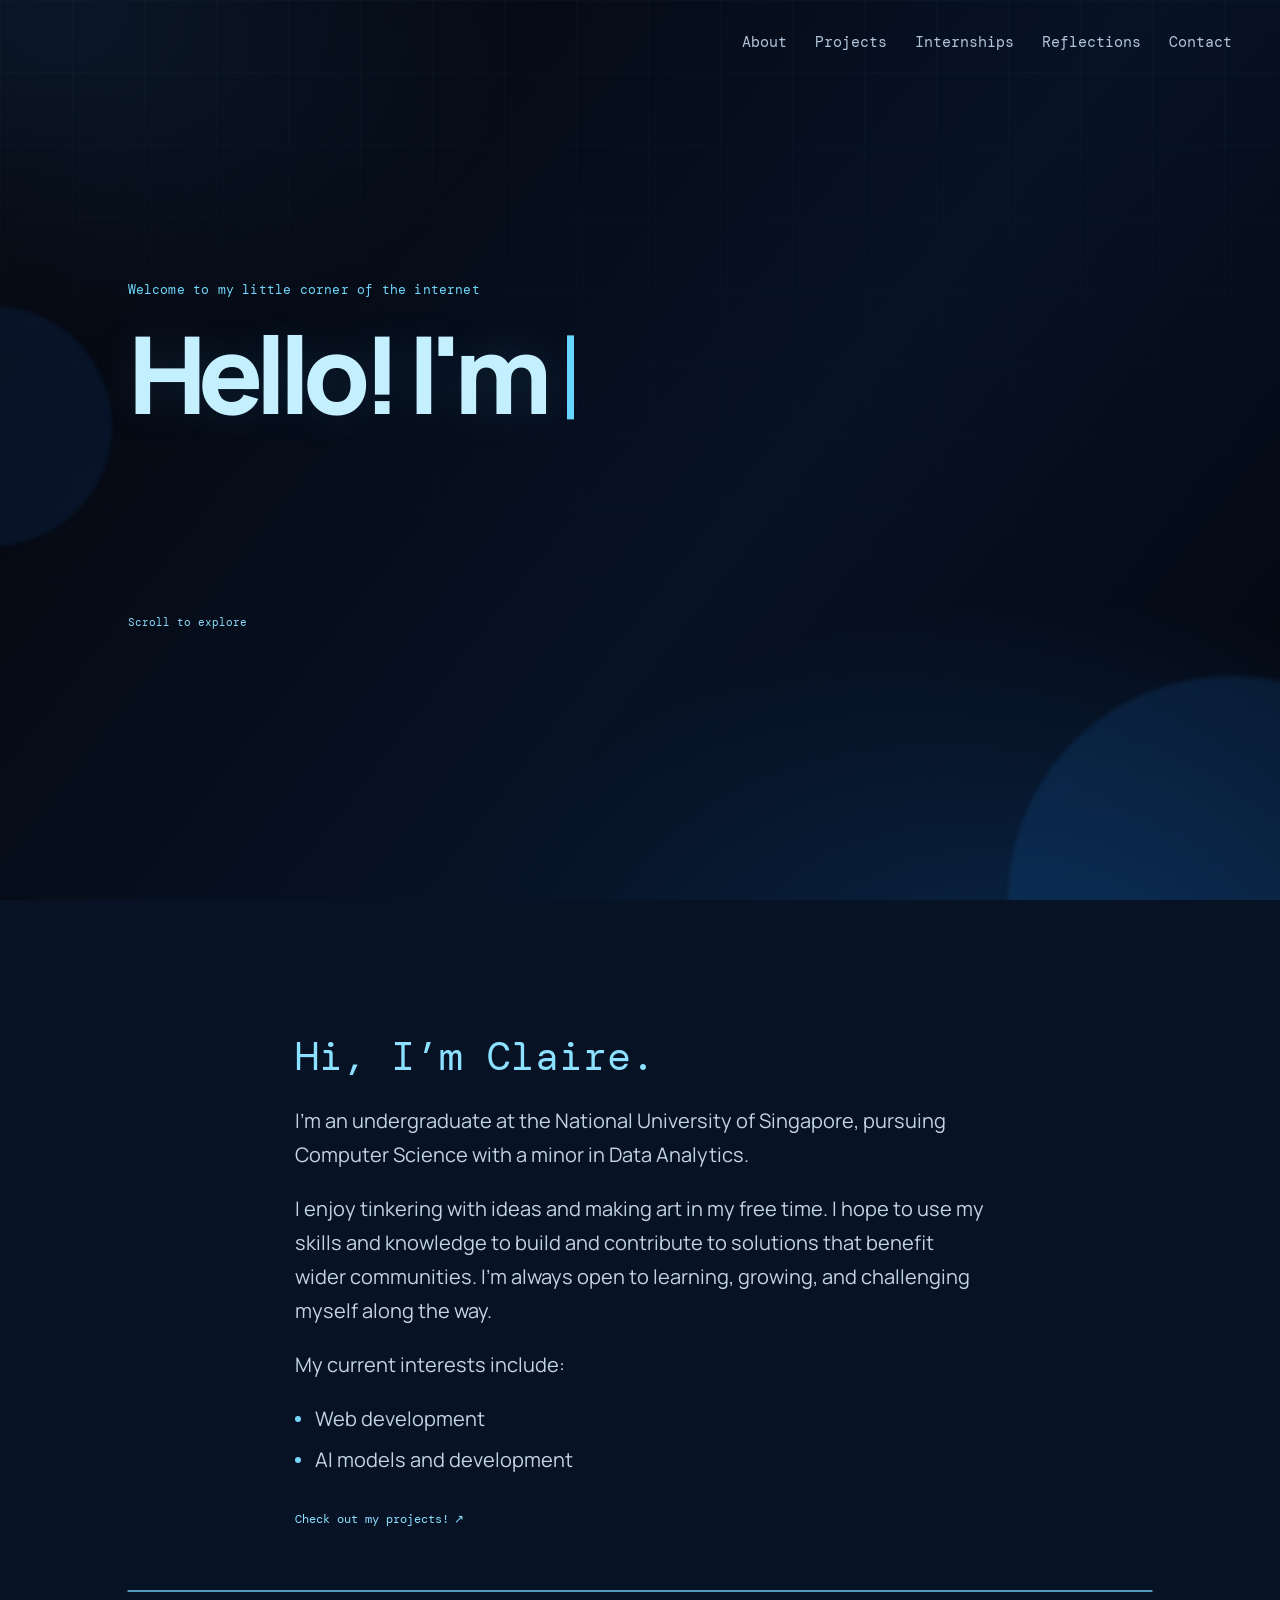
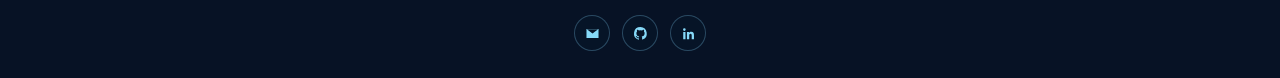
<file: index.html>
<!doctype html>
<html lang="en">
  <head>
    <meta charset="UTF-8" />
    <meta http-equiv="refresh" content="0; url=/landing/" />
    <link rel="canonical" href="/landing/" />
    <title>Claire Phay — Portfolio</title>
    <script>window.location.replace("/landing/");</script>
  </head>
  <body>
    <p>Redirecting to <a href="/landing/">Claire’s portfolio</a>…</p>
  </body>
</html>
</file>
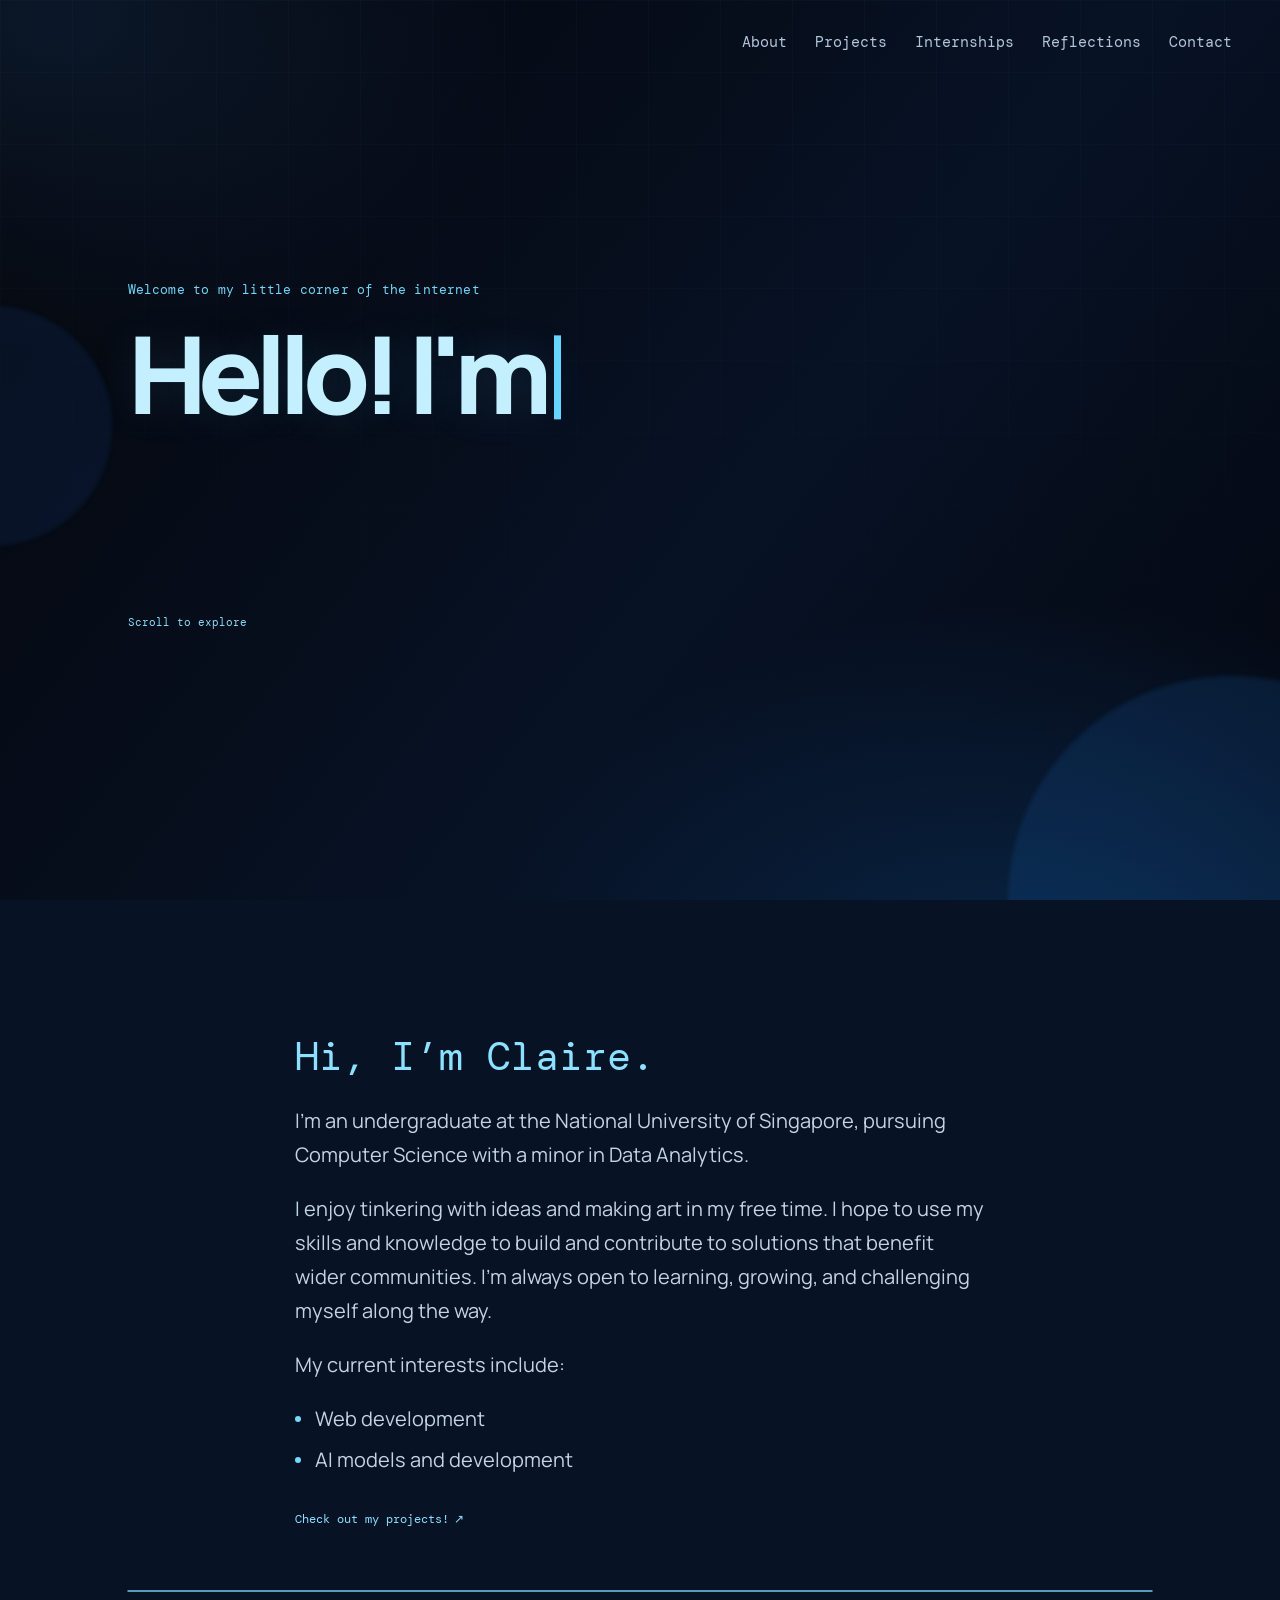
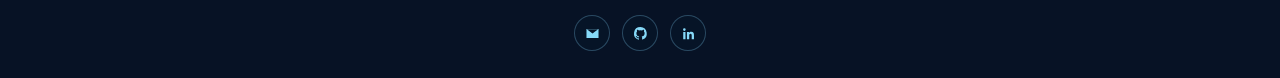
<file: landing/index.html>
<!doctype html>
<html lang="en">
  <head>
    <meta charset="UTF-8" />
    <meta name="viewport" content="width=device-width, initial-scale=1.0" />
    <meta name="description" content="Claire's portfolio" />
    <title>Hello!</title>
    <link rel="preconnect" href="https://fonts.googleapis.com" />
    <link rel="preconnect" href="https://fonts.gstatic.com" crossorigin />
    <link href="https://fonts.googleapis.com/css2?family=DM+Mono:wght@400;500&family=Manrope:wght@400;500;600;700;800&display=swap" rel="stylesheet" />
    <link rel="stylesheet" href="styles.css" />
  </head>
  <body>
    <main class="hero">
      <div class="grid" aria-hidden="true"></div>
      <div class="orb orb-one" aria-hidden="true"></div>
      <div class="orb orb-two" aria-hidden="true"></div>

      <nav class="nav" aria-label="Main navigation">
        <div class="nav-links">
          <a href="#about"> About</a>
          <a href="../projects/projects.html"> Projects</a>
          <a href="../internships/internships.html"> Internships</a>
          <a href="../reflections/reflections.html">Reflections</a>
          <a href="../contact/contact.html">Contact</a>
        </div>
      </nav>

      <section class="content" id="home">
        <p class="eyebrow">Welcome to my little corner of the internet</p>
        <h1 aria-label="Hello! I'm Claire"><span id="typed-text"></span><span class="cursor" aria-hidden="true"></span></h1>
        <p class="intro" id="intro">Undergraduate at National Unviersity of Singapore studying Computer Science</p>
        <a class="scroll-cue" href="#about">Scroll to explore </a>
      </section>

    </main>

    <section class="about-page" id="about">
      <div class="about-content">
        <div class="about-copy">
          <p class="about-greeting">Hi, I’m Claire.</p>
          <p>I’m an undergraduate at the National University of Singapore, pursuing Computer Science with a minor in Data Analytics.</p>
          <p>I enjoy tinkering with ideas and making art in my free time. I hope to use my skills and knowledge to build and contribute to solutions that benefit wider communities. I’m always open to learning, growing, and challenging myself along the way.</p>
          <p>My current interests include: </p>
          <ul class="about-highlights">
            <li>Web development</li>
            <li>AI models and development</li>
          </ul>
          <a class="about-contact" href="../projects/projects.html">Check out my projects!<span aria-hidden="true">↗</span></a>
        </div>
      </div>

       <footer class="social-footer" aria-label="Social links">
        <a href="mailto:clairephay@gmail.com" aria-label="Emai" title="Email">
          <svg viewBox="0 0 24 24" aria-hidden="true"><path d="M3.5 5.5h17v13h-17zM4 6l8 6 8-6"/></svg>
        </a>
        <a href="https://github.com/clairep246" aria-label=" GitHub" title="GitHub">
          <svg viewBox="0 0 24 24" aria-hidden="true"><path d="M12 2.8a9.2 9.2 0 0 0-2.9 17.93c.46.08.62-.2.62-.44v-1.73c-2.53.55-3.07-1.08-3.07-1.08-.42-1.06-1.02-1.34-1.02-1.34-.83-.57.07-.56.07-.56.92.06 1.4.94 1.4.94.81 1.4 2.14.99 2.66.76.08-.59.32-1 .58-1.23-2.02-.23-4.14-1-4.14-4.5 0-1 .36-1.8.94-2.44-.1-.23-.4-1.16.09-2.4 0 0 .77-.25 2.5.93a8.7 8.7 0 0 1 4.55 0c1.73-1.18 2.5-.93 2.5-.93.49 1.24.18 2.17.1 2.4.58.64.93 1.45.93 2.44 0 3.5-2.13 4.27-4.16 4.49.33.28.62.82.62 1.66v2.46c0 .24.16.52.63.43A9.2 9.2 0 0 0 12 2.8Z"/></svg>
        </a>
        <a href="https://www.linkedin.com/in/claire-phay-7a9b8b23a/" aria-label="LinkedIn" title="LinkedIn">
          <svg viewBox="0 0 24 24" aria-hidden="true"><path d="M6.15 8.35A1.85 1.85 0 1 0 6.15 4.65a1.85 1.85 0 0 0 0 3.7ZM4.55 9.8h3.2V20h-3.2zM9.75 9.8h3.06v1.4h.04c.43-.8 1.47-1.65 3.03-1.65 3.24 0 3.84 2.13 3.84 4.9V20h-3.19v-4.92c0-1.17-.02-2.68-1.63-2.68-1.64 0-1.89 1.28-1.89 2.6v5h-3.2z"/></svg>
        </a>
      </footer>

    </section>
    <script src="script.js"></script>
  </body>
</html>
</file>
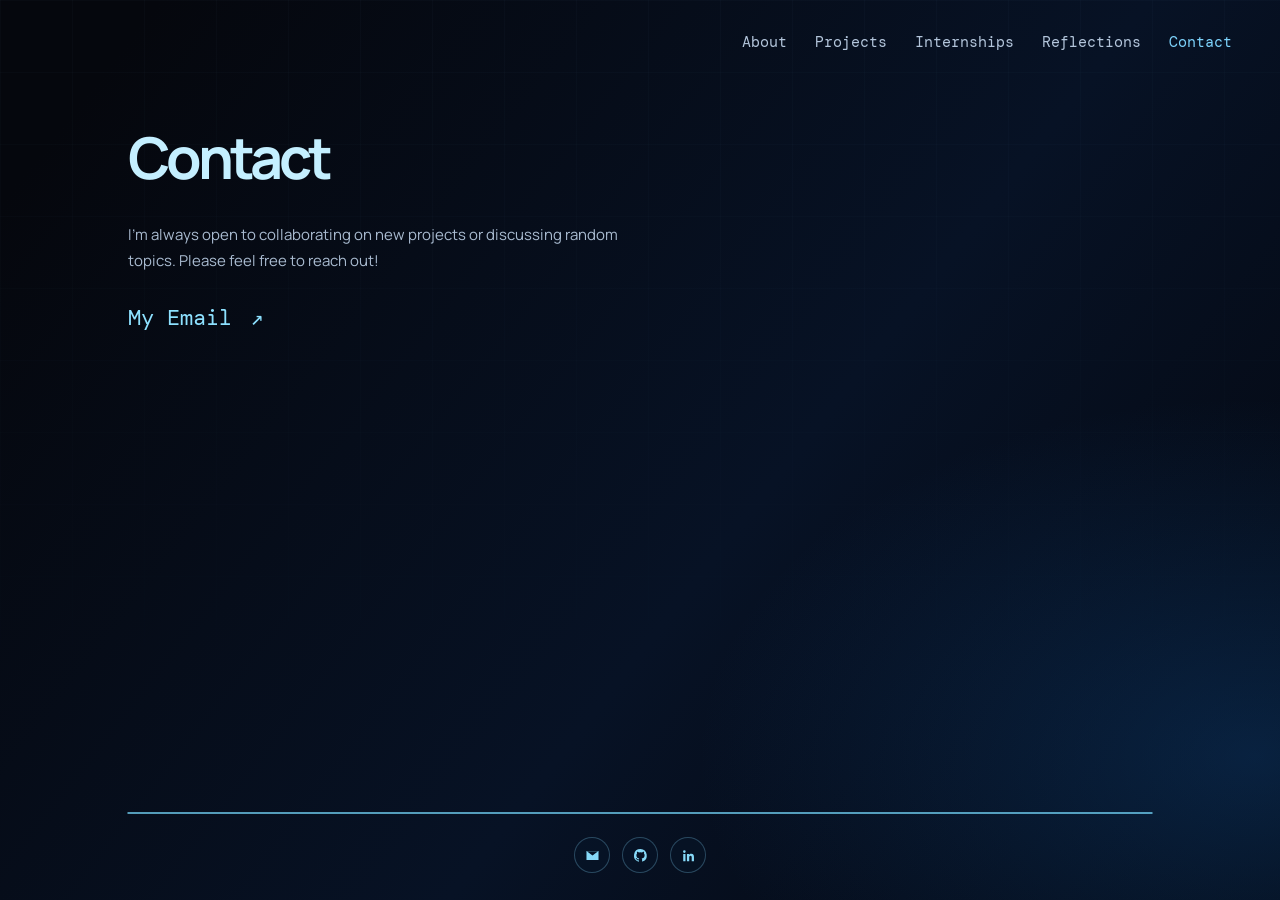
<file: contact/contact.html>
<!doctype html>
<html lang="en">
  <head>
    <meta charset="UTF-8" />
    <meta name="viewport" content="width=device-width, initial-scale=1.0" />
    <meta name="description" content="Contact Claire Phay" />
    <title>Contact</title>
    <link rel="preconnect" href="https://fonts.googleapis.com" />
    <link rel="preconnect" href="https://fonts.gstatic.com" crossorigin />
    <link href="https://fonts.googleapis.com/css2?family=DM+Mono:wght@400;500&family=Manrope:wght@400;500;600;700;800&display=swap" rel="stylesheet" />
    <link rel="stylesheet" href="styles.css" />
  </head>
  <body>
    <main class="contact-page">
      <div class="grid" aria-hidden="true"></div>
      <nav class="nav" aria-label="Main navigation">
        <div class="nav-links">
          <a href="../landing/index.html#about">About</a>
          <a href="../projects/projects.html">Projects</a>
          <a href="../internships/internships.html">Internships</a>
          <a href="../reflections/reflections.html">Reflections</a>
          <a class="active" href="contact.html">Contact</a>
        </div>
      </nav>
      <section class="contact-content">
        <h1>Contact</h1>
        <div class="contact-line"></div>
        <p>I’m always open to collaborating on new projects or discussing random topics. Please feel free to reach out!</p>
        <a class="email-link" href="mailto:clairephay@gmail.com">My Email <span aria-hidden="true">↗</span></a>
      </section>

       <footer class="social-footer" aria-label="Social links">
        <a href="mailto:clairephay@gmail.com" aria-label="Email Claire" title="Email"><svg viewBox="0 0 24 24" aria-hidden="true"><path d="M3.5 5.5h17v13h-17zM4 6l8 6 8-6"/></svg></a>
        <a href="https://github.com/clairep246" aria-label="Claire on GitHub" title="GitHub"><svg viewBox="0 0 24 24" aria-hidden="true"><path d="M12 2.8a9.2 9.2 0 0 0-2.9 17.93c.46.08.62-.2.62-.44v-1.73c-2.53.55-3.07-1.08-3.07-1.08-.42-1.06-1.02-1.34-1.02-1.34-.83-.57.07-.56.07-.56.92.06 1.4.94 1.4.94.81 1.4 2.14.99 2.66.76.08-.59.32-1 .58-1.23-2.02-.23-4.14-1-4.14-4.5 0-1 .36-1.8.94-2.44-.1-.23-.4-1.16.09-2.4 0 0 .77-.25 2.5.93a8.7 8.7 0 0 1 4.55 0c1.73-1.18 2.5-.93 2.5-.93.49 1.24.18 2.17.1 2.4.58.64.93 1.45.93 2.44 0 3.5-2.13 4.27-4.16 4.49.33.28.62.82.62 1.66v2.46c0 .24.16.52.63.43A9.2 9.2 0 0 0 12 2.8Z"/></svg></a>
        <a href="https://www.linkedin.com/in/claire-phay-7a9b8b23a/" aria-label="Claire on LinkedIn" title="LinkedIn"><svg viewBox="0 0 24 24" aria-hidden="true"><path d="M6.15 8.35A1.85 1.85 0 1 0 6.15 4.65a1.85 1.85 0 0 0 0 3.7ZM4.55 9.8h3.2V20h-3.2zM9.75 9.8h3.06v1.4h.04c.43-.8 1.47-1.65 3.03-1.65 3.24 0 3.84 2.13 3.84 4.9V20h-3.19v-4.92c0-1.17-.02-2.68-1.63-2.68-1.64 0-1.89 1.28-1.89 2.6v5h-3.2z"/></svg></a>
      </footer>
      
    </main>
  </body>
</html>
</file>
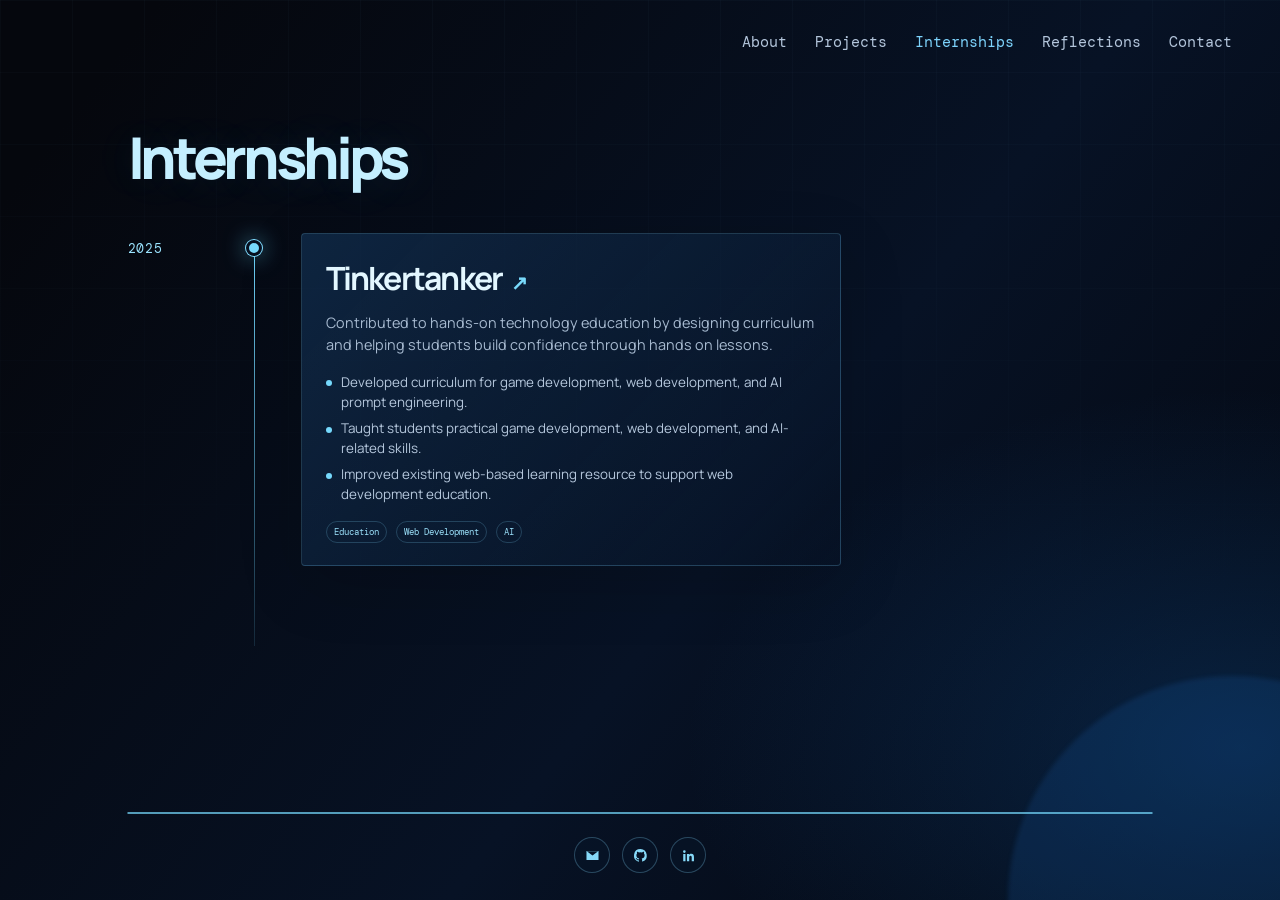
<file: internships/internships.html>
<!doctype html>
<html lang="en">
  <head>
    <meta charset="UTF-8" />
    <meta name="viewport" content="width=device-width, initial-scale=1.0" />
    <meta name="description" content="Claire Phay's internship experience" />
    <title>Internships</title>
    <link rel="preconnect" href="https://fonts.googleapis.com" />
    <link rel="preconnect" href="https://fonts.gstatic.com" crossorigin />
    <link href="https://fonts.googleapis.com/css2?family=DM+Mono:wght@400;500&family=Manrope:wght@400;500;600;700;800&display=swap" rel="stylesheet" />
    <link rel="stylesheet" href="styles.css" />
  </head>
  <body>
    <main class="experience-page">
      <div class="grid" aria-hidden="true"></div>
      <div class="orb orb-one" aria-hidden="true"></div>
      <nav class="nav" aria-label="Main navigation">
        <div class="nav-links">
          <a href="../landing/index.html#about">About</a>
          <a href="../projects/projects.html">Projects</a>
          <a class="active" href="internships.html">Internships</a>
          <a href="../reflections/reflections.html">Reflections</a>
          <a href="../contact/contact.html">Contact</a>
        </div>
      </nav>

      <section class="experience-intro">
        <h1>Internships</h1>
      </section>

      <section class="timeline" aria-label="Internship timeline">
        <article class="timeline-entry">
          <div class="timeline-year">2025</div>
          <div class="timeline-marker" aria-hidden="true"></div>
          <div class="experience-card">
            <h2>
              <a
                class="experience-card-title"
                href="https://tinkertanker.com/"
                target="_blank"
                rel="noreferrer"
                >Tinkertanker <span aria-hidden="true">↗</span></a
              >
            </h2>
            <p class="experience-summary">Contributed to hands-on technology education by designing curriculum and helping students build confidence through hands on lessons.</p>
            <ul class="experience-highlights">
              <li>Developed curriculum for game development, web development, and AI prompt engineering.</li>
              <li>Taught students practical game development, web development, and AI-related skills.</li>
              <li>Improved existing web-based learning resource to support web development education.</li>
            </ul>
            <div class="experience-meta"><span>Education</span><span>Web Development</span><span>AI</span></div>
          </div>
        </article>
      </section>

      <footer class="social-footer" aria-label="Social links">
        <a href="mailto:clairephay@gmail.com" aria-label="Email Claire" title="Email"><svg viewBox="0 0 24 24" aria-hidden="true"><path d="M3.5 5.5h17v13h-17zM4 6l8 6 8-6"/></svg></a>
        <a href="https://github.com/clairep246" aria-label="Claire on GitHub" title="GitHub"><svg viewBox="0 0 24 24" aria-hidden="true"><path d="M12 2.8a9.2 9.2 0 0 0-2.9 17.93c.46.08.62-.2.62-.44v-1.73c-2.53.55-3.07-1.08-3.07-1.08-.42-1.06-1.02-1.34-1.02-1.34-.83-.57.07-.56.07-.56.92.06 1.4.94 1.4.94.81 1.4 2.14.99 2.66.76.08-.59.32-1 .58-1.23-2.02-.23-4.14-1-4.14-4.5 0-1 .36-1.8.94-2.44-.1-.23-.4-1.16.09-2.4 0 0 .77-.25 2.5.93a8.7 8.7 0 0 1 4.55 0c1.73-1.18 2.5-.93 2.5-.93.49 1.24.18 2.17.1 2.4.58.64.93 1.45.93 2.44 0 3.5-2.13 4.27-4.16 4.49.33.28.62.82.62 1.66v2.46c0 .24.16.52.63.43A9.2 9.2 0 0 0 12 2.8Z"/></svg></a>
        <a href="https://www.linkedin.com/in/claire-phay-7a9b8b23a/" aria-label="Claire on LinkedIn" title="LinkedIn"><svg viewBox="0 0 24 24" aria-hidden="true"><path d="M6.15 8.35A1.85 1.85 0 1 0 6.15 4.65a1.85 1.85 0 0 0 0 3.7ZM4.55 9.8h3.2V20h-3.2zM9.75 9.8h3.06v1.4h.04c.43-.8 1.47-1.65 3.03-1.65 3.24 0 3.84 2.13 3.84 4.9V20h-3.19v-4.92c0-1.17-.02-2.68-1.63-2.68-1.64 0-1.89 1.28-1.89 2.6v5h-3.2z"/></svg></a>
      </footer>
    </main>
  </body>
</html>
</file>
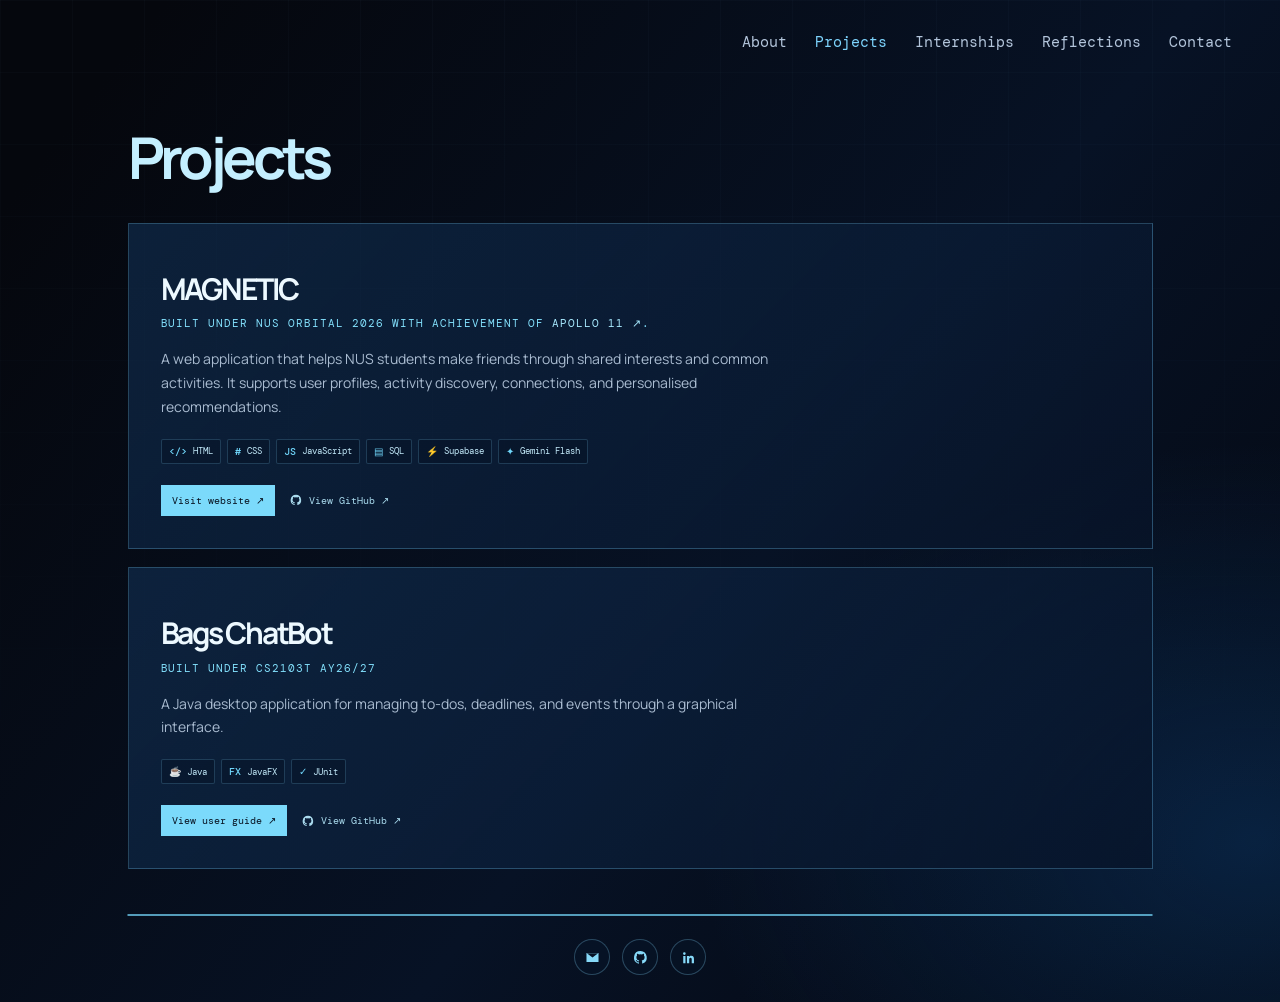
<file: projects/projects.html>
<!doctype html>
<html lang="en">
  <head>
    <meta charset="UTF-8" />
    <meta name="viewport" content="width=device-width, initial-scale=1.0" />
    <meta name="description" content="Claire Phay's projects" />
    <title>Projects</title>
    <link rel="preconnect" href="https://fonts.googleapis.com" />
    <link rel="preconnect" href="https://fonts.gstatic.com" crossorigin />
    <link href="https://fonts.googleapis.com/css2?family=DM+Mono:wght@400;500&family=Manrope:wght@400;500;600;700;800&display=swap" rel="stylesheet" />
    <link rel="stylesheet" href="styles.css" />
  </head>
  <body>
    <main class="projects-page">
      <div class="grid" aria-hidden="true"></div>
      <nav class="nav" aria-label="Main navigation">
        <div class="nav-links">
          <a href="../landing/index.html#about">About</a>
          <a class="active" href="projects.html">Projects</a>
          <a href="../internships/internships.html">Internships</a>
          <a href="../reflections/reflections.html">Reflections</a>
          <a href="../contact/contact.html">Contact</a>
        </div>
      </nav>

      <header class="projects-header">
        <h1>Projects</h1>
      </header>

      <section class="projects-content">
        <article class="project-card">
          <div class="project-main">
            <h2>MAGNETIC</h2>
            <p class="project-kicker">Built under NUS Orbital 2026 with achievement of <a href="https://api.accredible.com/v1/auth/invite?code=fb1e94a548e8f83b6216&amp;credential_id=52cff157-4b3d-40f9-98f5-348e881b66fc&amp;url=https%3A%2F%2Fcredentials.nus.edu.sg%2F52cff157-4b3d-40f9-98f5-348e881b66fc&amp;ident=f0d02c90-f1bc-420b-a26c-78a95ac37cac" target="_blank" rel="noreferrer">Apollo 11 ↗</a>.</p>
            <p class="project-description">A web application that helps NUS students make friends through shared interests and common activities. It supports user profiles, activity discovery, connections, and personalised recommendations.</p>
            <div class="project-tech" aria-label="Technologies used">
              <span><b>&lt;/&gt;</b> HTML</span>
              <span><b>#</b> CSS</span>
              <span><b>JS</b> JavaScript</span>
              <span><b>▤</b> SQL</span>
              <span><b>⚡</b> Supabase</span>
              <span><b>✦</b> Gemini Flash</span>
            </div>
            <div class="project-links">
             <a class="project-link primary" href="https://magnetic-orbital.vercel.app">Visit website <span aria-hidden="true">↗</span></a>
            <a class="project-link" href="https://github.com/clairep246/Orbital---MAGNETIC" target="_blank" rel="noreferrer"><svg viewBox="0 0 24 24" aria-hidden="true"><path d="M12 2.8a9.2 9.2 0 0 0-2.9 17.93c.46.08.62-.2.62-.44v-1.73c-2.53.55-3.07-1.08-3.07-1.08-.42-1.06-1.02-1.34-1.02-1.34-.83-.57.07-.56.07-.56.92.06 1.4.94 1.4.94.81 1.4 2.14.99 2.66.76.08-.59.32-1 .58-1.23-2.02-.23-4.14-1-4.14-4.5 0-1 .36-1.8.94-2.44-.1-.23-.4-1.16.09-2.4 0 0 .77-.25 2.5.93a8.7 8.7 0 0 1 4.55 0c1.73-1.18 2.5-.93 2.5-.93.49 1.24.18 2.17.1 2.4.58.64.93 1.45.93 2.44 0 3.5-2.13 4.27-4.16 4.49.33.28.62.82.62 1.66v2.46c0 .24.16.52.63.43A9.2 9.2 0 0 0 12 2.8Z"/></svg> View GitHub <span aria-hidden="true">↗</span></a>
            </div>
          </div>
        </article>

        <article class="project-card">
          <div class="project-main">
            <h2>Bags ChatBot</h2>
            <p class="project-kicker">Built under CS2103T AY26/27</p>
            <p class="project-description">A Java desktop application for managing to-dos, deadlines, and events through a graphical interface.</p>
            <div class="project-tech" aria-label="Technologies used">
              <span><b>☕</b> Java</span>
              <span><b>FX</b> JavaFX</span>
              <span><b>✓</b> JUnit</span>
            </div>
            <div class="project-links">
              <a class="project-link primary" href="https://clairep246.github.io/ip/" target="_blank" rel="noreferrer">View user guide <span aria-hidden="true">↗</span></a>
              <a class="project-link" href="https://github.com/clairep246/ip" target="_blank" rel="noreferrer"><svg viewBox="0 0 24 24" aria-hidden="true"><path d="M12 2.8a9.2 9.2 0 0 0-2.9 17.93c.46.08.62-.2.62-.44v-1.73c-2.53.55-3.07-1.08-3.07-1.08-.42-1.06-1.02-1.34-1.02-1.34-.83-.57.07-.56.07-.56.92.06 1.4.94 1.4.94.81 1.4 2.14.99 2.66.76.08-.59.32-1 .58-1.23-2.02-.23-4.14-1-4.14-4.5 0-1 .36-1.8.94-2.44-.1-.23-.4-1.16.09-2.4 0 0 .77-.25 2.5.93a8.7 8.7 0 0 1 4.55 0c1.73-1.18 2.5-.93 2.5-.93.49 1.24.18 2.17.1 2.4.58.64.93 1.45.93 2.44 0 3.5-2.13 4.27-4.16 4.49.33.28.62.82.62 1.66v2.46c0 .24.16.52.63.43A9.2 9.2 0 0 0 12 2.8Z"/></svg> View GitHub <span aria-hidden="true">↗</span></a>
            </div>
          </div>
        </article>
      </section>

       <footer class="social-footer" aria-label="Social links">
        <a href="mailto:clairephay@gmail.com" aria-label="Emai" title="Email">
          <svg viewBox="0 0 24 24" aria-hidden="true"><path d="M3.5 5.5h17v13h-17zM4 6l8 6 8-6"/></svg>
        </a>
        <a href="https://github.com/clairep246" aria-label=" GitHub" title="GitHub">
          <svg viewBox="0 0 24 24" aria-hidden="true"><path d="M12 2.8a9.2 9.2 0 0 0-2.9 17.93c.46.08.62-.2.62-.44v-1.73c-2.53.55-3.07-1.08-3.07-1.08-.42-1.06-1.02-1.34-1.02-1.34-.83-.57.07-.56.07-.56.92.06 1.4.94 1.4.94.81 1.4 2.14.99 2.66.76.08-.59.32-1 .58-1.23-2.02-.23-4.14-1-4.14-4.5 0-1 .36-1.8.94-2.44-.1-.23-.4-1.16.09-2.4 0 0 .77-.25 2.5.93a8.7 8.7 0 0 1 4.55 0c1.73-1.18 2.5-.93 2.5-.93.49 1.24.18 2.17.1 2.4.58.64.93 1.45.93 2.44 0 3.5-2.13 4.27-4.16 4.49.33.28.62.82.62 1.66v2.46c0 .24.16.52.63.43A9.2 9.2 0 0 0 12 2.8Z"/></svg>
        </a>
        <a href="https://www.linkedin.com/in/claire-phay-7a9b8b23a/" aria-label="LinkedIn" title="LinkedIn">
          <svg viewBox="0 0 24 24" aria-hidden="true"><path d="M6.15 8.35A1.85 1.85 0 1 0 6.15 4.65a1.85 1.85 0 0 0 0 3.7ZM4.55 9.8h3.2V20h-3.2zM9.75 9.8h3.06v1.4h.04c.43-.8 1.47-1.65 3.03-1.65 3.24 0 3.84 2.13 3.84 4.9V20h-3.19v-4.92c0-1.17-.02-2.68-1.63-2.68-1.64 0-1.89 1.28-1.89 2.6v5h-3.2z"/></svg>
        </a>
      </footer>
    </main>
  </body>
</html>
</file>
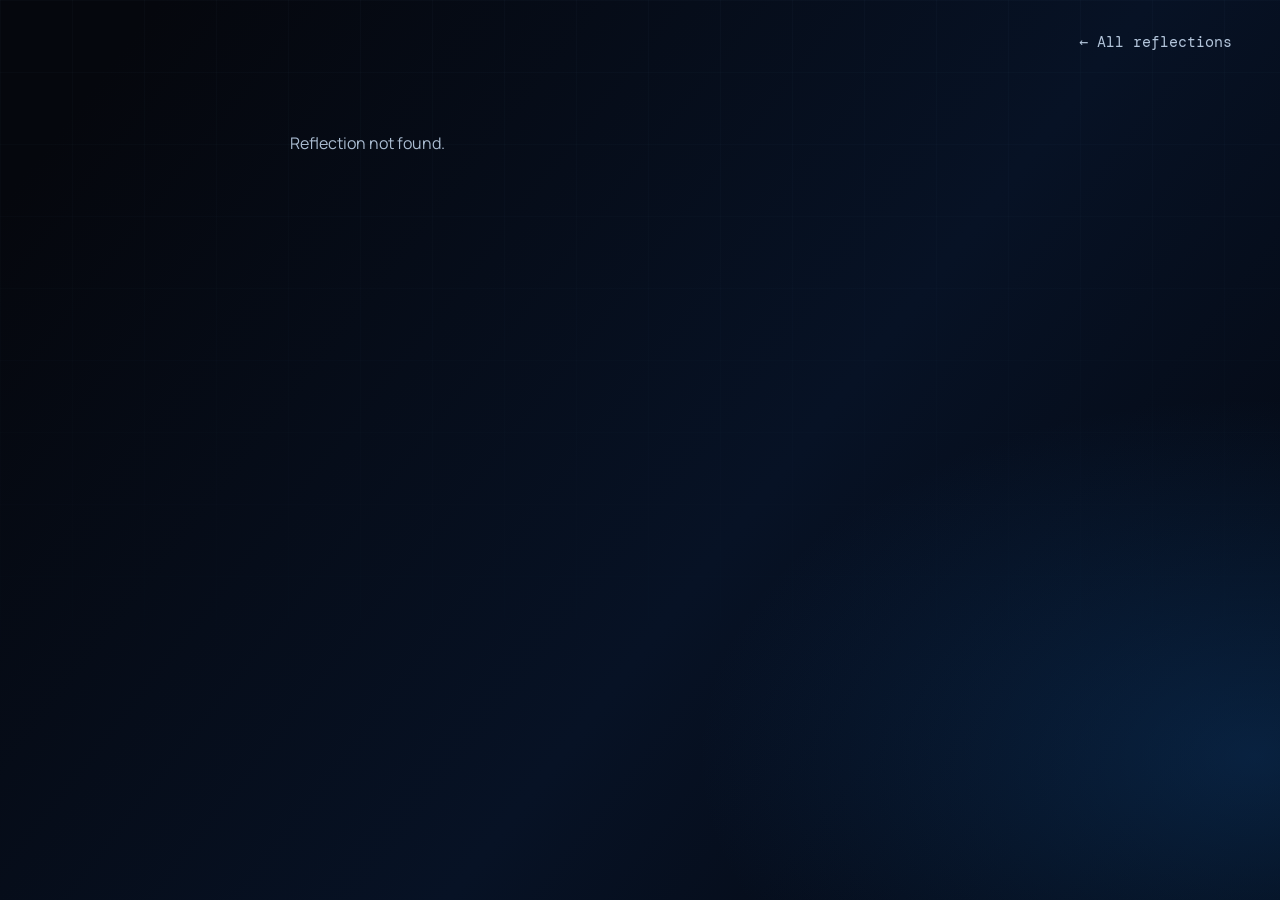
<file: reflections/reflection.html>
<!doctype html>
<html lang="en">
  <head>
    <meta charset="UTF-8" />
    <meta name="viewport" content="width=device-width, initial-scale=1.0" />
    <title>Reflection — Claire Phay</title>
    <link rel="preconnect" href="https://fonts.googleapis.com" />
    <link rel="preconnect" href="https://fonts.gstatic.com" crossorigin />
    <link href="https://fonts.googleapis.com/css2?family=DM+Mono:wght@400;500&family=Manrope:wght@400;500;600;700;800&display=swap" rel="stylesheet" />
    <link rel="stylesheet" href="styles.css" />
  </head>
  <body>
    <main class="reader-page">
      <div class="grid" aria-hidden="true"></div>
      <nav class="nav" aria-label="Main navigation">
        <div class="nav-links"><a href="reflections.html">← All reflections</a></div>
      </nav>
      <article class="reader-content" id="reflection-content" aria-live="polite">Loading reflection…</article>
    </main>
    <script src="reader.js"></script>
  </body>
</html>
</file>
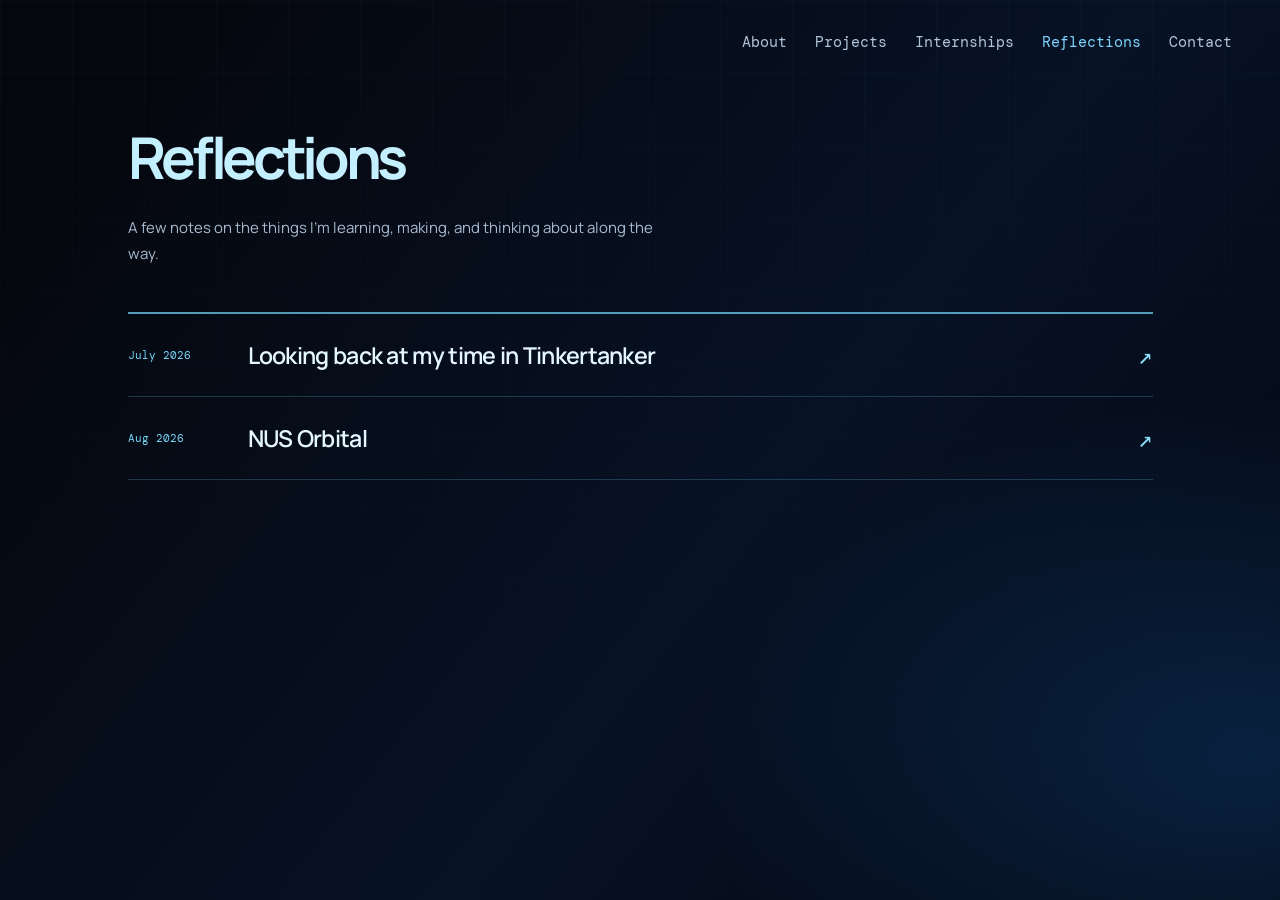
<file: reflections/reflections.html>
<!doctype html>
<html lang="en">
  <head>
    <meta charset="UTF-8" />
    <meta name="viewport" content="width=device-width, initial-scale=1.0" />
    <meta name="description" content="Claire Phay's reflections" />
    <title>Reflections</title>
    <link rel="preconnect" href="https://fonts.googleapis.com" />
    <link rel="preconnect" href="https://fonts.gstatic.com" crossorigin />
    <link href="https://fonts.googleapis.com/css2?family=DM+Mono:wght@400;500&family=Manrope:wght@400;500;600;700;800&display=swap" rel="stylesheet" />
    <link rel="stylesheet" href="styles.css" />
  </head>
  <body>
    <main class="reflections-page">
      <div class="grid" aria-hidden="true"></div>
      <nav class="nav" aria-label="Main navigation">
        <div class="nav-links">
          <a href="../landing/index.html#about">About</a>
          <a href="../projects/projects.html">Projects</a>
          <a href="../internships/internships.html">Internships</a>
          <a class="active" href="reflections.html">Reflections</a>
          <a href="../contact/contact.html">Contact</a>
        </div>
      </nav>

      <section class="reflections-content">
        <h1>Reflections</h1>
        <p class="page-intro">A few notes on the things I’m learning, making, and thinking about along the way.</p>

        <div class="reflection-list">
          <a class="reflection-row" href="reflection.html?post=tinkertanker">
            <span class="post-date">July 2026</span>
            <span class="post-title">Looking back at my time in Tinkertanker</span>
            <span class="read-arrow" aria-label="Read reflection">↗</span>
          </a>

          <a class="reflection-row" href="reflection.html?post=orbital">
            <span class="post-date">Aug 2026</span>
            <span class="post-title">NUS Orbital</span>
            <span class="read-arrow" aria-label="Read reflection">↗</span>
          </a>

        </div>
      </section>
    </main>
  </body>
</html>
</file>
<file: landing/styles.css>
:root {
  --ink: #05070e;
  --navy: #08142c;
  --blue: #7dd3fc;
  --blue-bright: #c4efff;
  --muted: #9bacc6;
}

* {
  box-sizing: border-box;
}

html {
  scroll-behavior: smooth;
}

body {
  margin: 0;
  min-width: 320px;
  color: #edf8ff;
  background: var(--ink);
  font-family: "Manrope", sans-serif;
}

.hero {
  isolation: isolate;
  min-height: 100svh;
  overflow: hidden;
  position: fixed;
  z-index: 2;
  inset: 0;
  display: flex;
  flex-direction: column;
  will-change: transform, opacity;
  background:
    radial-gradient(ellipse 75% 75% at 82% 114%, rgba(16, 80, 148, .42), transparent 63%),
    radial-gradient(ellipse 52% 55% at 5% 2%, rgba(35, 88, 151, .2), transparent 69%),
    linear-gradient(128deg, #05070d 8%, #071225 58%, #04070f 100%);
}

.grid {
  position: absolute;
  z-index: -1;
  inset: 0;
  opacity: .2;
  background-image: linear-gradient(rgba(143, 213, 255, .13) 1px, transparent 1px), linear-gradient(90deg, rgba(143, 213, 255, .13) 1px, transparent 1px);
  background-size: 72px 72px;
  mask-image: linear-gradient(to bottom, black, transparent 78%);
}

.orb {
  position: absolute;
  z-index: -1;
  filter: blur(2px);
  border-radius: 50%;
}

.orb-one {
  width: 28rem;
  height: 28rem;
  right: -11rem;
  bottom: -14rem;
  background: rgba(32, 130, 235, .13);
}

.orb-two {
  width: 15rem;
  height: 15rem;
  left: -8rem;
  top: 34%;
  background: rgba(30, 104, 206, .11);
}

.nav {
  width: min(1320px, calc(100% - 96px));
  margin: 0 auto;
  padding: 32px 0;
  display: flex;
  align-items: flex-end;
  justify-content: flex-end;
}

.nav-links {
  display: flex;
  align-items: center;
  gap: 28px;
}

.nav-links a {
  color: #b3c5db;
  text-decoration: none;
  font: 15px "DM Mono", monospace;
  transition: color .2s ease;
}

.nav-links a:hover {
  color: var(--blue);
}

.nav-links a.active {
  color: var(--blue);
}

.nav-links span {
  color: #65c7f3;
  margin-right: 5px;
}

.experience-page {
  position: relative;
  isolation: isolate;
  min-height: 100svh;
  overflow: hidden;
  padding-bottom: 104px;
  background: radial-gradient(ellipse 70% 64% at 97% 83%, rgba(16, 80, 148, .35), transparent 62%), linear-gradient(128deg, #05070d 8%, #071225 58%, #04070f 100%);
}

.experience-intro,
.timeline {
  width: min(1025px, calc(100% - 96px));
  margin: 0 auto;
}

.experience-intro {
  position: relative;
  padding: 76px 0 75px;
}

.experience-intro::after {
  position: absolute;
  right: 0;
  bottom: 25px;
  left: 0;
  height: 2px;
  content: "";
  background: rgba(118, 217, 252, .7);
}

.experience-intro .eyebrow {
  opacity: 1;
  animation: none;
}

.experience-intro h1 {
  font-size: clamp(3.8rem, 7.6vw, 7.3rem);
}

.experience-intro h1 em {
  color: #69cdf7;
  font-style: normal;
}

.experience-intro>p:last-child {
  max-width: 540px;
  margin: 27px 0 0;
  color: var(--muted);
  font-size: 1.06rem;
  line-height: 1.7;
}

.timeline {
  position: relative;
  padding-bottom: 80px;
}

.timeline::before {
  position: absolute;
  top: 7px;
  bottom: 0;
  left: 126px;
  width: 1px;
  content: "";
  background: linear-gradient(to bottom, #70d6fd, rgba(112, 214, 253, .13));
}

.timeline-entry {
  position: relative;
  display: grid;
  grid-template-columns: 105px 42px 1fr;
  align-items: start;
}

.timeline-year {
  padding-top: 7px;
  color: #9be4ff;
  font: 13px "DM Mono", monospace;
  letter-spacing: .06em;
}

.timeline-marker {
  position: relative;
  z-index: 1;
  width: 16px;
  height: 16px;
  margin: 7px 0 0 13px;
  border: 3px solid #061020;
  border-radius: 50%;
  background: #76d9fc;
  box-shadow: 0 0 0 1px #80ddff, 0 0 22px rgba(102, 214, 255, .65);
}

.experience-card {
  max-width: 610px;
  margin-left: 26px;
  padding: 30px 32px;
  border: 1px solid rgba(129, 214, 251, .2);
  border-radius: 4px;
  background: linear-gradient(135deg, rgba(18, 48, 82, .7), rgba(6, 17, 35, .47));
  box-shadow: 0 18px 65px rgba(0, 0, 0, .16);
}

.role-label {
  margin: 0 0 8px;
  color: #78d8f9;
  font: 11px "DM Mono", monospace;
  letter-spacing: .11em;
  text-transform: uppercase;
}

.experience-card h2 {
  margin: 0;
  color: #e3f7ff;
  font-size: clamp(1.75rem, 3vw, 2.55rem);
  letter-spacing: -.055em;
}

.experience-summary {
  max-width: 510px;
  margin: 17px 0 0;
  color: #a7bad0;
  line-height: 1.7;
}

.experience-highlights {
  margin: 20px 0 0;
  padding: 0;
  list-style: none;
  color: #b5c7dc;
  font-size: .95rem;
  line-height: 1.65;
}

.experience-highlights li {
  position: relative;
  margin-top: 9px;
  padding-left: 18px;
}

.experience-highlights li::before {
  position: absolute;
  top: .65em;
  left: 0;
  width: 6px;
  height: 6px;
  content: "";
  border-radius: 50%;
  background: #76d9fc;
}

.experience-meta {
  display: flex;
  gap: 9px;
  margin-top: 22px;
}

.experience-meta span {
  color: #9adff9;
  border: 1px solid rgba(124, 211, 245, .22);
  border-radius: 100px;
  padding: 5px 9px;
  font: 10px "DM Mono", monospace;
}

.article-link {
  display: inline-block;
  margin-top: 28px;
  color: #83ddff;
  font: 12px "DM Mono", monospace;
  text-decoration: none;
}

.article-link span {
  display: inline-block;
  margin-left: 4px;
  transition: transform .2s ease;
}

.article-link:hover span {
  transform: translate(3px, -3px);
}

.content {
  width: min(1025px, calc(100% - 96px));
  margin: auto;
  padding: 80px 0 116px;
  transform: translateY(-2vh);
  opacity: calc(1 - var(--hero-fade, 0));
  transition: opacity .1s linear;
}

.eyebrow {
  margin: 0 0 20px;
  color: #71d5f9;
  font: 13px "DM Mono", monospace;
  letter-spacing: .015em;
  opacity: 0;
  animation: reveal .55s ease forwards .15s;
}

h1 {
  min-height: 1.18em;
  margin: 0;
  font-size: clamp(3.5rem, 8.4vw, 8.25rem);
  letter-spacing: -.075em;
  line-height: 1.03;
  font-weight: 800;
  color: var(--blue-bright);
  text-shadow: 0 0 45px rgba(99, 207, 255, .12);
}

.cursor {
  display: inline-block;
  width: .065em;
  height: .78em;
  margin-left: .09em;
  transform: translateY(.05em);
  background: #68d5ff;
  animation: blink .8s step-end infinite;
}

.intro {
  max-width: 640px;
  margin: 34px 0 0;
  color: var(--muted);
  font-size: 25px;
  line-height: 1.75;
  opacity: 0;
  transform: translateY(24px);
}

.intro.show {
  animation: slide-up .7s cubic-bezier(.2, .8, .2, 1) forwards;
}

.scroll-cue {
  position: relative;
  display: inline-flex;
  gap: 13px;
  align-items: center;
  margin-top: 48px;
  color: #8bdcfb;
  font: 11px "DM Mono", monospace;
  text-decoration: none;
  opacity: 0;
  animation: reveal .5s ease forwards 2.15s;
}

.scroll-cue i {
  width: 35px;
  height: 1px;
  background: currentColor;
  transition: width .2s ease;
}

.scroll-cue:hover i {
  width: 53px;
}

.side-label,
.location {
  position: absolute;
  bottom: 30px;
  color: rgba(170, 210, 235, .47);
  font: 10px "DM Mono", monospace;
  letter-spacing: .13em;
}

.side-label {
  left: 48px;
  writing-mode: vertical-rl;
  transform: rotate(180deg);
}

.location {
  right: 48px;
}

.social-footer {
  position: absolute;
  bottom: 27px;
  left: 50%;
  display: flex;
  gap: 12px;
  transform: translateX(-50%);
}

.social-footer::before {
  position: absolute;
  top: -25px;
  left: 50%;
  width: min(1025px, calc(100vw - 96px));
  height: 2px;
  content: "";
  transform: translateX(-50%);
  background: rgba(118, 217, 252, .7);
}

.social-footer a {
  display: grid;
  width: 36px;
  height: 36px;
  place-items: center;
  color: #86d9f8;
  border: 1px solid rgba(132, 211, 246, .28);
  border-radius: 50%;
  background: rgba(8, 25, 48, .33);
  transition: color .2s ease, border-color .2s ease, background .2s ease, transform .2s ease;
}

.social-footer a:hover,
.social-footer a:focus-visible {
  color: #e4f8ff;
  border-color: #7ad7fa;
  background: rgba(58, 164, 220, .22);
  transform: translateY(-3px);
}

.social-footer svg {
  width: 17px;
  height: 17px;
  fill: currentColor;
}

.about-page {
  position: relative;
  z-index: 1;
  min-height: 66svh;
  margin-top: 100svh;
  padding: 130px 0 150px;
  background: #071225;
}

.about-content {
  width: min(690px, calc(100% - 96px));
  margin: 0 auto;
}

.about-greeting {
  margin: 0 0 22px;
  color: #8be1ff;
  font: 40px "DM Mono", monospace;
}

.about-copy>p:not(.about-greeting) {
  margin-top: 10px;
  color: #c3d3e4;
  font-size: 20px;
  line-height: 1.7;
}

.about-copy>p+p {
  margin-top: 16px;
}

.about-highlights {
  margin: 10px 0 0;
  padding: 0;
  list-style: none;
  color: #c3d3e4;
  font-size: 20px;
  line-height: 1.7;
}

.about-highlights li {
  position: relative;
  margin-top: 7px;
  padding-left: 20px;
}

.about-highlights li::before {
  position: absolute;
  top: .68em;
  left: 0;
  width: 6px;
  height: 6px;
  content: "";
  border-radius: 50%;
  background: #76d9fc;
}

.about-contact {
  display: inline-block;
  margin-top: 34px;
  color: #8ce0ff;
  font: 12px "DM Mono", monospace;
  text-decoration: none;
}

.about-contact span {
  display: inline-block;
  margin-left: 5px;
  transition: transform .2s ease;
}

.about-contact:hover span {
  transform: translate(3px, -3px);
}

@keyframes blink {
  50% {
    opacity: 0;
  }
}

@keyframes reveal {
  to {
    opacity: 1;
  }
}

@keyframes slide-up {
  to {
    opacity: 1;
    transform: translateY(0);
  }
}
</file>
<file: contact/styles.css>
:root {
  --ink: #05070e;
  --blue: #7dd3fc;
  --blue-bright: #c4efff;
  --muted: #a9bbd0;
}

* {
  box-sizing: border-box;
}

body {
  min-width: 320px;
  margin: 0;
  color: #edf8ff;
  background: var(--ink);
  font-family: "Manrope", sans-serif;
}

.contact-page {
  position: relative;
  isolation: isolate;
  min-height: 100svh;
  overflow: hidden;
  background: radial-gradient(ellipse 70% 64% at 98% 84%, rgba(16, 80, 148, .35), transparent 62%), linear-gradient(128deg, #05070d 8%, #071225 58%, #04070f 100%);
}

.grid {
  position: absolute;
  z-index: -1;
  inset: 0;
  opacity: .18;
  background-image: linear-gradient(rgba(143, 213, 255, .13) 1px, transparent 1px), linear-gradient(90deg, rgba(143, 213, 255, .13) 1px, transparent 1px);
  background-size: 72px 72px;
  mask-image: linear-gradient(to bottom, black, transparent 86%);
}

.nav {
  display: flex;
  justify-content: flex-end;
  width: min(1320px, calc(100% - 96px));
  margin: 0 auto;
  padding: 32px 0;
}

.nav-links {
  display: flex;
  gap: 28px;
}

.nav-links a {
  color: #b3c5db;
  font: 15px "DM Mono", monospace;
  text-decoration: none;
}

.nav-links a:hover,
.nav-links a.active {
  color: var(--blue);
}

.contact-content {
  width: min(1025px, calc(100% - 96px));
  margin: clamp(35px, 5vh, 56px) auto 0;
}

.contact-content h1 {
  margin: 0;
  color: var(--blue-bright);
  font-size: clamp(2.6rem, 4.5vw, 4rem);
  letter-spacing: -.075em;
  line-height: 1;
}

.contact-content p {
  max-width: 540px;
  margin: 35px 0 0;
  color: var(--muted);
  font-size: 15px;
  line-height: 1.75;
}

.email-link {
  display: inline-block;
  margin-top: 30px;
  color: #8de1ff;
  font: clamp(1rem, 2vw, 1.35rem) "DM Mono", monospace;
  text-decoration: none;
}

.email-link span {
  display: inline-block;
  margin-left: 6px;
  transition: transform .2s ease;
}

.email-link:hover span {
  transform: translate(4px, -4px);
}

.social-footer {
  position: absolute;
  bottom: 27px;
  left: 50%;
  display: flex;
  gap: 12px;
  transform: translateX(-50%);
}

.social-footer::before {
  position: absolute;
  top: -25px;
  left: 50%;
  width: min(1025px, calc(100vw - 96px));
  height: 2px;
  content: "";
  transform: translateX(-50%);
  background: rgba(118, 217, 252, .7);
}

.social-footer a {
  display: grid;
  width: 36px;
  height: 36px;
  place-items: center;
  color: #86d9f8;
  border: 1px solid rgba(132, 211, 246, .28);
  border-radius: 50%;
  background: rgba(8, 25, 48, .33);
  transition: color .2s ease, border-color .2s ease, background .2s ease, transform .2s ease;
}

.social-footer a:hover,
.social-footer a:focus-visible {
  color: #e4f8ff;
  border-color: #7ad7fa;
  background: rgba(58, 164, 220, .22);
  transform: translateY(-3px);
}

.social-footer svg {
  width: 17px;
  height: 17px;
  fill: currentColor;
}

.about-page {
  position: relative;
  z-index: 1;
  min-height: 66svh;
  margin-top: 100svh;
  padding: 130px 0 150px;
  background: #071225;
}

.about-content {
  width: min(690px, calc(100% - 96px));
  margin: 0 auto;
}

.about-greeting {
  margin: 0 0 22px;
  color: #8be1ff;
  font: 40px "DM Mono", monospace;
}

.about-copy>p:not(.about-greeting) {
  margin-top: 10px;
  color: #c3d3e4;
  font-size: 20px;
  line-height: 1.7;
}

.about-copy>p+p {
  margin-top: 16px;
}

.about-highlights {
  margin: 10px 0 0;
  padding: 0;
  list-style: none;
  color: #c3d3e4;
  font-size: 20px;
  line-height: 1.7;
}

.about-highlights li {
  position: relative;
  margin-top: 7px;
  padding-left: 20px;
}

.about-highlights li::before {
  position: absolute;
  top: .68em;
  left: 0;
  width: 6px;
  height: 6px;
  content: "";
  border-radius: 50%;
  background: #76d9fc;
}

.about-contact {
  display: inline-block;
  margin-top: 34px;
  color: #8ce0ff;
  font: 12px "DM Mono", monospace;
  text-decoration: none;
}

.about-contact span {
  display: inline-block;
  margin-left: 5px;
  transition: transform .2s ease;
}

.about-contact:hover span {
  transform: translate(3px, -3px);
}

@keyframes blink {
  50% {
    opacity: 0;
  }
}

@keyframes reveal {
  to {
    opacity: 1;
  }
}

@keyframes slide-up {
  to {
    opacity: 1;
    transform: translateY(0);
  }
}
</file>
<file: internships/styles.css>
:root {
  --ink: #05070e;
  --navy: #08142c;
  --blue: #7dd3fc;
  --blue-bright: #c4efff;
  --muted: #9bacc6;
}

* {
  box-sizing: border-box;
}

html {
  scroll-behavior: smooth;
}

body {
  margin: 0;
  min-width: 320px;
  color: #edf8ff;
  background: var(--ink);
  font-family: "Manrope", sans-serif;
}

.hero {
  isolation: isolate;
  min-height: 100svh;
  overflow: hidden;
  position: relative;
  display: flex;
  flex-direction: column;
  background:
    radial-gradient(ellipse 75% 75% at 82% 114%, rgba(16, 80, 148, .42), transparent 63%),
    radial-gradient(ellipse 52% 55% at 5% 2%, rgba(35, 88, 151, .2), transparent 69%),
    linear-gradient(128deg, #05070d 8%, #071225 58%, #04070f 100%);
}

.grid {
  position: absolute;
  z-index: -1;
  inset: 0;
  opacity: .2;
  background-image: linear-gradient(rgba(143, 213, 255, .13) 1px, transparent 1px), linear-gradient(90deg, rgba(143, 213, 255, .13) 1px, transparent 1px);
  background-size: 72px 72px;
  mask-image: linear-gradient(to bottom, black, transparent 78%);
}

.orb {
  position: absolute;
  z-index: -1;
  filter: blur(2px);
  border-radius: 50%;
}

.orb-one {
  width: 28rem;
  height: 28rem;
  right: -11rem;
  bottom: -14rem;
  background: rgba(32, 130, 235, .13);
}

.orb-two {
  width: 15rem;
  height: 15rem;
  left: -8rem;
  top: 34%;
  background: rgba(30, 104, 206, .11);
}

.nav {
  width: min(1320px, calc(100% - 96px));
  margin: 0 auto;
  padding: 32px 0;
  display: flex;
  align-items: flex-end;
  justify-content: flex-end;
}

.nav-links {
  display: flex;
  align-items: center;
  gap: 28px;
}

.nav-links a {
  color: #b3c5db;
  text-decoration: none;
  font: 15px "DM Mono", monospace;
  transition: color .2s ease;
}

.nav-links a:hover {
  color: var(--blue);
}

.nav-links a.active {
  color: var(--blue);
}

.nav-links span {
  color: #65c7f3;
  margin-right: 5px;
}

.experience-page {
  position: relative;
  isolation: isolate;
  min-height: 100svh;
  overflow: hidden;
  padding-bottom: 104px;
  background: radial-gradient(ellipse 70% 64% at 97% 83%, rgba(16, 80, 148, .35), transparent 62%), linear-gradient(128deg, #05070d 8%, #071225 58%, #04070f 100%);
}

.experience-intro,
.timeline {
  width: min(1025px, calc(100% - 96px));
  margin: 0 auto;
}

.experience-intro {
  position: relative;
  margin-top: clamp(35px, 5vh, 56px);
}

.experience-intro .eyebrow {
  opacity: 1;
  animation: none;
}

.experience-intro h1 {
  margin: 0;
  color: #c4efff;
  font-size: clamp(2.6rem, 4.5vw, 4rem);
  letter-spacing: -.075em;
  line-height: 1;
}

.experience-intro h1 em {
  color: #69cdf7;
  font-style: normal;
}

.experience-intro>p:last-child {
  max-width: 540px;
  margin: 27px 0 0;
  color: var(--muted);
  font-size: 1.06rem;
  line-height: 1.7;
}

.timeline {
  position: relative;
  margin-top: 36px;
  padding-bottom: 80px;
}

.timeline::before {
  position: absolute;
  top: 7px;
  bottom: 0;
  left: 126px;
  width: 1px;
  content: "";
  background: linear-gradient(to bottom, #70d6fd, rgba(112, 214, 253, .13));
}

.timeline-entry {
  position: relative;
  display: grid;
  grid-template-columns: 105px 42px 1fr;
  align-items: start;
}

.timeline-year {
  padding-top: 7px;
  color: #9be4ff;
  font: 13px "DM Mono", monospace;
  letter-spacing: .06em;
}

.timeline-marker {
  position: relative;
  z-index: 1;
  width: 16px;
  height: 16px;
  margin: 7px 0 0 13px;
  border: 3px solid #061020;
  border-radius: 50%;
  background: #76d9fc;
  box-shadow: 0 0 0 1px #80ddff, 0 0 22px rgba(102, 214, 255, .65);
}

.experience-card {
  max-width: 540px;
  margin-left: 26px;
  padding: 22px 24px;
  border: 1px solid rgba(129, 214, 251, .2);
  border-radius: 4px;
  background: linear-gradient(135deg, rgba(18, 48, 82, .7), rgba(6, 17, 35, .47));
  box-shadow: 0 18px 65px rgba(0, 0, 0, .16);
}

.role-label {
  margin: 0 0 8px;
  color: #78d8f9;
  font: 11px "DM Mono", monospace;
  letter-spacing: .11em;
  text-transform: uppercase;
}

.experience-card h2 {
  margin: 0;
  color: #e3f7ff;
  font-size: clamp(1.45rem, 2.5vw, 2rem);
  letter-spacing: -.055em;
}

.experience-summary {
  max-width: 510px;
  margin: 12px 0 0;
  color: #a7bad0;
  font-size: .9rem;
  line-height: 1.55;
}

.experience-card-title {
  color: #e3f7ff;
  text-decoration: none;
}

.experience-card-title:hover,
.experience-card-title:focus-visible {
  color: #7bdafb;
}

.experience-card-title span {
  display: inline-block;
  margin-left: 4px;
  color: #79dafb;
  font-size: .62em;
  transition: transform .2s ease;
}

.experience-card-title:hover span,
.experience-card-title:focus-visible span {
  transform: translate(3px, -3px);
}

.experience-highlights {
  margin: 15px 0 0;
  padding: 0;
  list-style: none;
  color: #b5c7dc;
  font-size: .84rem;
  line-height: 1.5;
}

.experience-highlights li {
  position: relative;
  margin-top: 6px;
  padding-left: 15px;
}

.experience-highlights li::before {
  position: absolute;
  top: .65em;
  left: 0;
  width: 6px;
  height: 6px;
  content: "";
  border-radius: 50%;
  background: #76d9fc;
}

.experience-meta {
  display: flex;
  gap: 9px;
  margin-top: 16px;
}

.experience-meta span {
  color: #9adff9;
  border: 1px solid rgba(124, 211, 245, .22);
  border-radius: 100px;
  padding: 4px 7px;
  font: 9px "DM Mono", monospace;
}

.content {
  width: min(1025px, calc(100% - 96px));
  margin: auto;
  padding: 80px 0 116px;
  transform: translateY(-2vh);
}

.eyebrow {
  margin: 0 0 20px;
  color: #71d5f9;
  font: 13px "DM Mono", monospace;
  letter-spacing: .015em;
  opacity: 0;
  animation: reveal .55s ease forwards .15s;
}

h1 {
  min-height: 1.18em;
  margin: 0;
  font-size: clamp(3.5rem, 8.4vw, 8.25rem);
  letter-spacing: -.075em;
  line-height: 1.03;
  font-weight: 800;
  color: var(--blue-bright);
  text-shadow: 0 0 45px rgba(99, 207, 255, .12);
}

.cursor {
  display: inline-block;
  width: .065em;
  height: .78em;
  margin-left: .09em;
  transform: translateY(.05em);
  background: #68d5ff;
  animation: blink .8s step-end infinite;
}

.intro {
  max-width: 640px;
  margin: 34px 0 0;
  color: var(--muted);
  font-size: clamp(1rem, 1.45vw, 1.18rem);
  line-height: 1.75;
  opacity: 0;
  transform: translateY(24px);
}

.intro.show {
  animation: slide-up .7s cubic-bezier(.2, .8, .2, 1) forwards;
}

.scroll-cue {
  position: relative;
  display: inline-flex;
  gap: 13px;
  align-items: center;
  margin-top: 48px;
  color: #8bdcfb;
  font: 11px "DM Mono", monospace;
  text-decoration: none;
  opacity: 0;
  animation: reveal .5s ease forwards 2.15s;
}

.scroll-cue i {
  width: 35px;
  height: 1px;
  background: currentColor;
  transition: width .2s ease;
}

.scroll-cue:hover i {
  width: 53px;
}

.side-label,
.location {
  position: absolute;
  bottom: 30px;
  color: rgba(170, 210, 235, .47);
  font: 10px "DM Mono", monospace;
  letter-spacing: .13em;
}

.side-label {
  left: 48px;
  writing-mode: vertical-rl;
  transform: rotate(180deg);
}

.location {
  right: 48px;
}

.social-footer {
  position: absolute;
  bottom: 27px;
  left: 50%;
  display: flex;
  gap: 12px;
  transform: translateX(-50%);
}

.social-footer::before {
  position: absolute;
  top: -25px;
  left: 50%;
  width: min(1025px, calc(100vw - 96px));
  height: 2px;
  content: "";
  transform: translateX(-50%);
  background: rgba(118, 217, 252, .7);
}

.social-footer a {
  display: grid;
  width: 36px;
  height: 36px;
  place-items: center;
  color: #86d9f8;
  border: 1px solid rgba(132, 211, 246, .28);
  border-radius: 50%;
  background: rgba(8, 25, 48, .33);
  transition: color .2s ease, border-color .2s ease, background .2s ease, transform .2s ease;
}

.social-footer svg {
  width: 17px;
  height: 17px;
  fill: currentColor;
}

@keyframes blink {
  50% {
    opacity: 0;
  }
}

@keyframes reveal {
  to {
    opacity: 1;
  }
}

@keyframes slide-up {
  to {
    opacity: 1;
    transform: translateY(0);
  }
}
</file>
<file: projects/styles.css>
:root {
  --ink: #05070e;
  --blue: #7dd3fc;
  --blue-bright: #c4efff;
  --muted: #a9bbd0;
}

* {
  box-sizing: border-box;
}

body {
  min-width: 320px;
  margin: 0;
  color: #edf8ff;
  background: var(--ink);
  font-family: "Manrope", sans-serif;
}

.projects-page {
  position: relative;
  isolation: isolate;
  min-height: 100svh;
  overflow: hidden;
  padding-bottom: 27px;
  background: radial-gradient(ellipse 70% 64% at 98% 84%, rgba(16, 80, 148, .35), transparent 62%), linear-gradient(128deg, #05070d 8%, #071225 58%, #04070f 100%);
}

.grid {
  position: absolute;
  z-index: -1;
  inset: 0;
  opacity: .18;
  background-image: linear-gradient(rgba(143, 213, 255, .13) 1px, transparent 1px), linear-gradient(90deg, rgba(143, 213, 255, .13) 1px, transparent 1px);
  background-size: 72px 72px;
  mask-image: linear-gradient(to bottom, black, transparent 86%);
}

.nav {
  display: flex;
  align-items: flex-end;
  justify-content:flex-end;
  width: min(1320px, calc(100% - 96px));
  margin: 0 auto;
  padding: 32px 0;
}

.nav-links {
  display: flex;
  gap: 28px;
}

.nav-links a {
  color: #b3c5db;
  font: 15px "DM Mono", monospace;
  text-decoration: none;
}

.nav-links a:hover,
.nav-links a.active {
  color: var(--blue);
}

.projects-header,
.projects-content {
  width: min(1025px, calc(100% - 96px));
  margin-right: auto;
  margin-left: auto;
}

.projects-header {
  margin-top: clamp(35px, 5vh, 56px);
}

.projects-header h1 {
  margin: 0;
  color: #c4efff;
  font-size: clamp(2.6rem, 4.5vw, 4rem);
  letter-spacing: -.075em;
  line-height: 1;
}

.projects-content {
  margin-top: 36px;
}

.project-kicker {
  margin: 13px 0 0;
  color: #82dffb;
  font: 11px "DM Mono", monospace;
  letter-spacing: .09em;
  text-transform: uppercase;
}

.project-kicker a {
  color: #a8eaff;
  text-decoration: none;
}

.project-kicker a:hover {
  text-decoration: underline;
}


.project-card {
  padding: clamp(20px, 3vw, 32px);
  border: 1px solid rgba(125, 211, 250, .26);
  background: linear-gradient(135deg, rgba(18, 52, 91, .55), rgba(7, 19, 40, .75));
}

.project-card + .project-card {
  margin-top: 18px;
}

.project-preview {
  display: grid;
  height: 190px;
  overflow: hidden;
  border: 1px solid rgba(125, 211, 250, .16);
  background: #02040a;
}

.project-preview img {
  display: block;
  width: 100%;
  height: 100%;
  object-fit: cover;
  object-position: center;
}

.project-card h2 {
  margin: 19px 0 0;
  color: #edf9ff;
  font-size: 30px;
  letter-spacing: -.075em;
  line-height: .96;
}

.project-description {
  max-width: 640px;
  margin: 17px 0 0;
  color: var(--muted);
  font-size: 14px;
  line-height: 1.7;
}

.project-tech {
  display: flex;
  flex-wrap: wrap;
  gap: 6px;
  margin-top: 20px;
}

.project-tech span {
  display: inline-flex;
  align-items: center;
  gap: 6px;
  padding: 5px 7px;
  color: #c3eafa;
  border: 1px solid rgba(125, 211, 250, .2);
  border-radius: 2px;
  background: rgba(4, 15, 32, .36);
  font: 9px "DM Mono", monospace;
}

.project-tech b {
  color: #70d6fa;
  font-size: 10px;
  font-weight: 500;
}

.project-links {
  display: flex;
  flex-wrap: wrap;
  align-items: center;
  gap: 14px;
  margin-top: 21px;
  white-space: nowrap;
}

.project-link {
  display: inline-flex;
  align-items: center;
  gap: 6px;
  color: #a9daed;
  font: 10px "DM Mono", monospace;
  text-decoration: none;
}

.project-link.primary {
  padding: 9px 11px;
  color: #071220;
  background: #7bdafb;
}

.project-link svg {
  width: 14px;
  height: 14px;
  fill: currentColor;
}

.project-link span {
  transition: transform .2s ease;
}

.project-link:hover span {
  transform: translate(3px, -3px);
}

.project-link:hover {
  color: #e6f8ff;
}

.project-link.primary:hover {
  color: #071220;
  background: #c1efff;
}

.social-footer {
  position: relative;
  display: flex;
  width: fit-content;
  margin: 70px auto 0;
  gap: 12px;
}

.social-footer::before {
  position: absolute;
  top: -25px;
  left: 50%;
  width: min(1025px, calc(100vw - 96px));
  height: 2px;
  content: "";
  transform: translateX(-50%);
  background: rgba(118, 217, 252, .7);
}

.social-footer a {
  display: grid;
  width: 36px;
  height: 36px;
  place-items: center;
  color: #86d9f8;
  border: 1px solid rgba(132, 211, 246, .28);
  border-radius: 50%;
  background: rgba(8, 25, 48, .33);
  transition: color .2s ease, border-color .2s ease, background .2s ease, transform .2s ease;
}

.social-footer a:hover,
.social-footer a:focus-visible {
  color: #e4f8ff;
  border-color: #7ad7fa;
  background: rgba(58, 164, 220, .22);
  transform: translateY(-3px);
}

.social-footer svg {
  width: 17px;
  height: 17px;
  fill: currentColor;
}
</file>
<file: reflections/styles.css>
:root {
    --ink: #05070e;
    --blue: #7dd3fc;
    --blue-bright: #c4efff;
    --muted: #a9bbd0;
}

* {
    box-sizing: border-box;
}

body {
    min-width: 320px;
    margin: 0;
    color: #edf8ff;
    background: var(--ink);
    font-family: "Manrope", sans-serif;
}

.reflections-page {
    position: relative;
    isolation: isolate;
    min-height: 100svh;
    padding-bottom: 100px;
    overflow: hidden;
    background: radial-gradient(ellipse 70% 64% at 98% 84%, rgba(16, 80, 148, .35), transparent 62%), linear-gradient(128deg, #05070d 8%, #071225 58%, #04070f 100%);
}

.grid {
    position: absolute;
    z-index: -1;
    inset: 0;
    opacity: .18;
    background-image: linear-gradient(rgba(143, 213, 255, .13) 1px, transparent 1px), linear-gradient(90deg, rgba(143, 213, 255, .13) 1px, transparent 1px);
    background-size: 72px 72px;
    mask-image: linear-gradient(to bottom, black, transparent 86%);
}

.nav {
    display: flex;
    justify-content: flex-end;
    width: min(1320px, calc(100% - 96px));
    margin: 0 auto;
    padding: 32px 0;
}

.nav-links {
    display: flex;
    gap: 28px;
}

.nav-links a {
    color: #b3c5db;
    font: 15px "DM Mono", monospace;
    text-decoration: none;
}

.nav-links a:hover,
.nav-links a.active {
    color: var(--blue);
}

.reflections-content {
    width: min(1025px, calc(100% - 96px));
    margin: clamp(35px, 5vh, 56px) auto 0;
}

h1 {
    margin: 0;
    color: var(--blue-bright);
    font-size: clamp(2.6rem, 4.5vw, 4rem);
    letter-spacing: -.075em;
    line-height: 1;
}

.page-intro {
    max-width: 540px;
    margin: 28px 0 45px;
    color: var(--muted);
    font-size: 15px;
    line-height: 1.75;
}

.reflection-list {
    border-top: 2px solid rgba(118, 217, 252, .7);
}

.reflection-row {
    display: grid;
    grid-template-columns: 100px 1fr 24px;
    gap: 20px;
    align-items: center;
    padding: 25px 0;
    color: inherit;
    border-bottom: 1px solid rgba(125, 211, 250, .22);
    text-decoration: none;
}

.post-date {
    color: #78dafa;
    font: 11px "DM Mono", monospace;
}

.post-title {
    color: #e4f6ff;
    font-size: clamp(1.1rem, 2vw, 1.45rem);
    font-weight: 600;
    letter-spacing: -.03em;
}

.read-arrow {
    color: #8be1ff;
    font: 24px "DM Mono", monospace;
    text-align: right;
    transition: transform .2s ease;
}

.reflection-row:hover .read-arrow {
    transform: translate(3px, -3px);
}

.reader-page {
    position: relative;
    isolation: isolate;
    min-height: 100svh;
    padding-bottom: 100px;
    overflow: hidden;
    background: radial-gradient(ellipse 70% 64% at 98% 84%, rgba(16, 80, 148, .35), transparent 62%), linear-gradient(128deg, #05070d 8%, #071225 58%, #04070f 100%);
}

.reader-content {
    width: min(700px, calc(100% - 96px));
    margin: clamp(35px, 5vh, 56px) auto 0;
    color: var(--muted);
    font-size: 16px;
    line-height: 1.85;
}

.reader-content h1 {
    margin: 9px 0 30px;
    color: var(--blue-bright);
    font-size: clamp(2.2rem, 4.5vw, 4rem);
    letter-spacing: -.075em;
    line-height: 1.05;
}

.reader-content h2 {
    margin: 46px 0 18px;
    color: #c6edfc;
    font-size: clamp(1.25rem, 2.4vw, 1.65rem);
    letter-spacing: -.035em;
    line-height: 1.2;
}

.reader-content p { margin: 0 0 19px; }
.reader-date { color: #7bdcfb; font: 11px "DM Mono", monospace; letter-spacing: .08em; text-transform: uppercase; }
.medium-link { color: #8de1ff; font: 11px "DM Mono", monospace; text-decoration: none; }
.medium-link:hover { text-decoration: underline; }

@media (max-width: 640px) {
    .nav {
        justify-content: flex-start;
        width: calc(100% - 40px);
        padding: 24px 0;
    }

    .nav-links {
        gap: 14px;
    }

    .nav-links a {
        font-size: 10px;
    }

    .nav-links a:nth-child(2) {
        display: none;
    }

    .reflections-content {
        width: calc(100% - 40px);
        margin-top: 45px;
    }

    .reflection-row {
        grid-template-columns: 78px 1fr 20px;
        gap: 12px;
        padding: 20px 0;
    }

    .reader-content {
        width: calc(100% - 40px);
        margin-top: 45px;
    }

    .grid {
        background-size: 45px 45px;
    }
}
</file>
